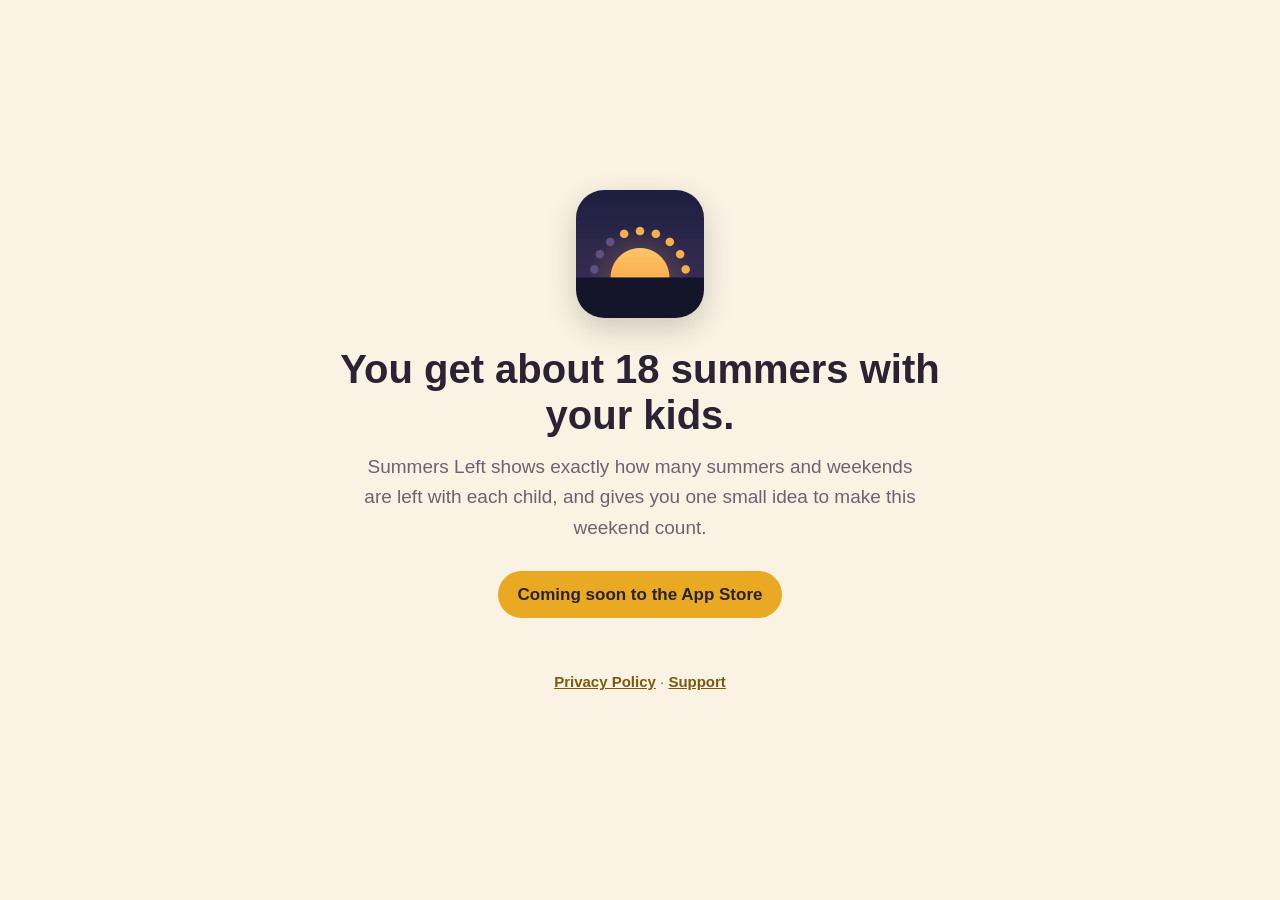
<file: index.html>
<!doctype html>
<html lang="en">
<head>
<meta charset="utf-8">
<meta name="viewport" content="width=device-width, initial-scale=1">
<title>Summers Left</title>
<meta name="description" content="See exactly how many summers and weekends are left with each of your kids, and get one small idea for this weekend.">
<link rel="icon" href="icon.png">
<link rel="apple-touch-icon" href="icon.png">
<link rel="stylesheet" href="style.css">
<style>
  .hero { min-height: 100vh; display: flex; flex-direction: column; justify-content: center; text-align: center; }
  .hero img { width: 128px; height: 128px; border-radius: 28px; margin: 0 auto 28px; box-shadow: 0 10px 30px rgba(0,0,0,.18); }
  .hero h1 { font-size: 40px; margin-bottom: 14px; }
  .lede { color: var(--muted); font-size: 19px; max-width: 30em; margin: 0 auto 28px; }
  .soon { display: inline-block; margin: 0 auto; padding: 10px 20px; border-radius: 999px;
          background: var(--sun); color: #2B2233; font-weight: 700; }
  .hero footer { margin-top: 40px; }
</style>
</head>
<body>
<main class="hero">
  <img src="icon.png" alt="Summers Left app icon">
  <h1>You get about 18 summers with your kids.</h1>
  <p class="lede">Summers Left shows exactly how many summers and weekends are left with each child, and gives you one small idea to make this weekend count.</p>
  <p><span class="soon">Coming soon to the App Store</span></p>
  <footer><a href="privacy/">Privacy Policy</a> · <a href="support/">Support</a></footer>
</main>
</body>
</html>
</file>
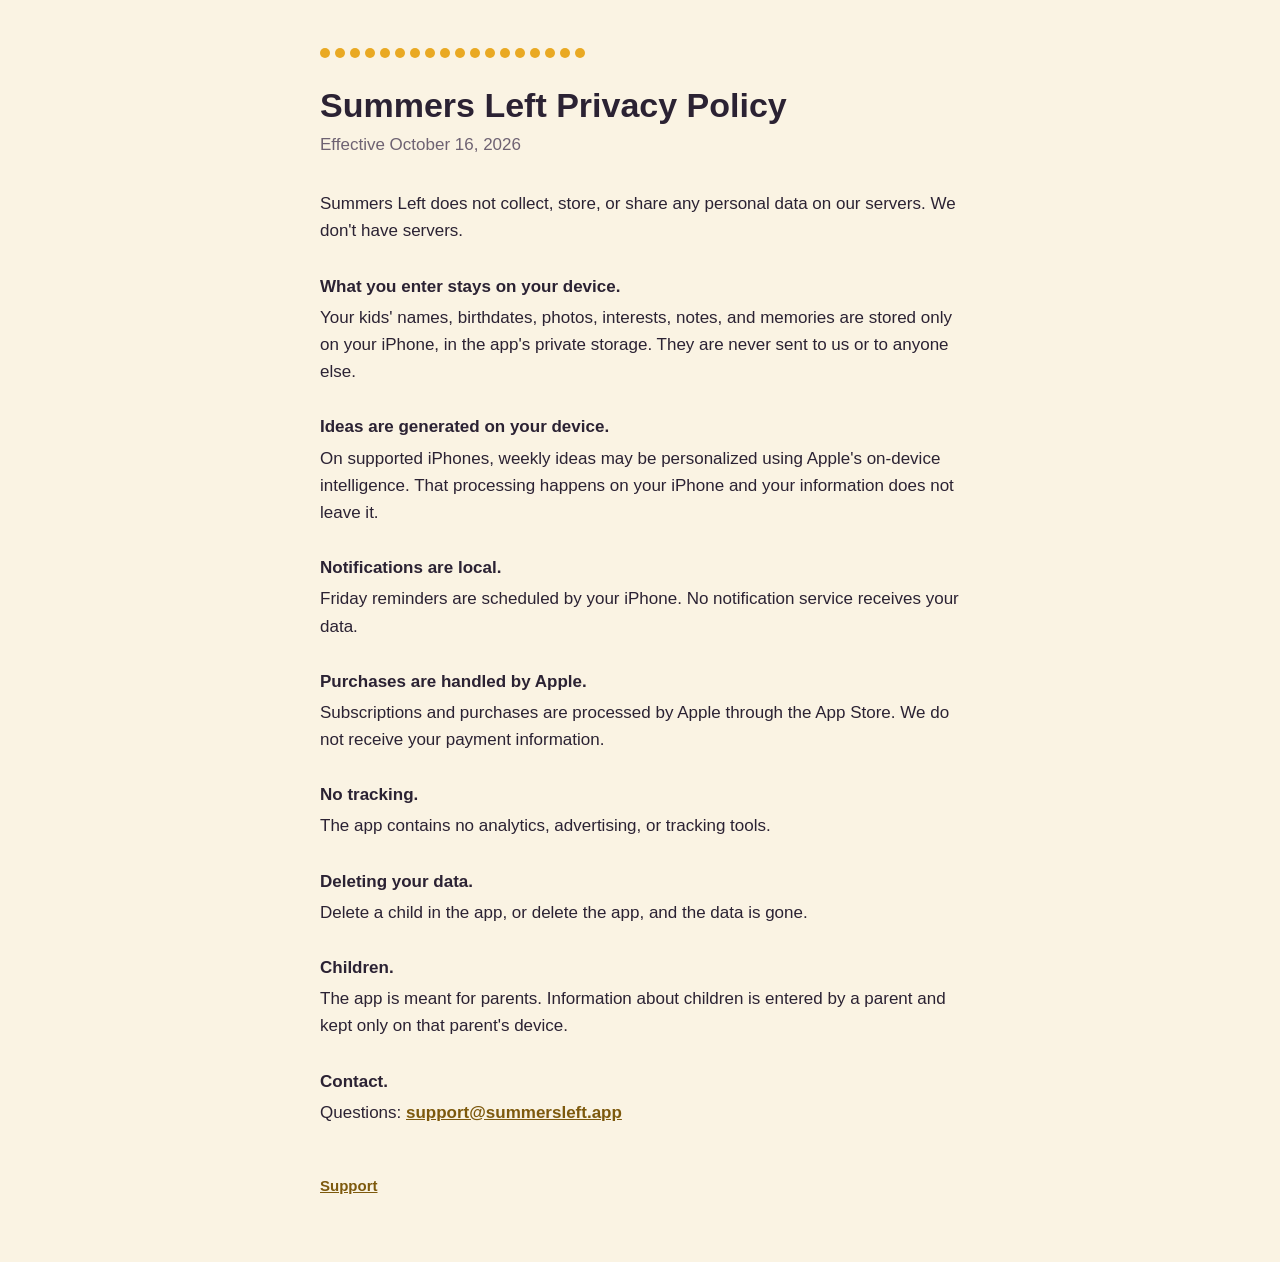
<file: privacy/index.html>
<!doctype html>
<html lang="en">
<head>
<meta charset="utf-8">
<meta name="viewport" content="width=device-width, initial-scale=1">
<title>Privacy Policy · Summers Left</title>
<link rel="stylesheet" href="../style.css">
</head>
<body>
<main>
<div class="sun" aria-hidden="true"><span></span><span></span><span></span><span></span><span></span><span></span><span></span><span></span><span></span><span></span><span></span><span></span><span></span><span></span><span></span><span></span><span></span><span></span></div>
<h1>Summers Left Privacy Policy</h1>
<p class="meta">Effective October 16, 2026</p>
<p>Summers Left does not collect, store, or share any personal data on our servers. We don't have servers.</p>
<h2>What you enter stays on your device.</h2>
<p>Your kids' names, birthdates, photos, interests, notes, and memories are stored only on your iPhone, in the app's private storage. They are never sent to us or to anyone else.</p>
<h2>Ideas are generated on your device.</h2>
<p>On supported iPhones, weekly ideas may be personalized using Apple's on-device intelligence. That processing happens on your iPhone and your information does not leave it.</p>
<h2>Notifications are local.</h2>
<p>Friday reminders are scheduled by your iPhone. No notification service receives your data.</p>
<h2>Purchases are handled by Apple.</h2>
<p>Subscriptions and purchases are processed by Apple through the App Store. We do not receive your payment information.</p>
<h2>No tracking.</h2>
<p>The app contains no analytics, advertising, or tracking tools.</p>
<h2>Deleting your data.</h2>
<p>Delete a child in the app, or delete the app, and the data is gone.</p>
<h2>Children.</h2>
<p>The app is meant for parents. Information about children is entered by a parent and kept only on that parent's device.</p>
<h2>Contact.</h2>
<p>Questions: <a href="mailto:support@summersleft.app">support@summersleft.app</a></p>
<footer><a href="../support/">Support</a></footer>
</main>
</body>
</html>
</file>
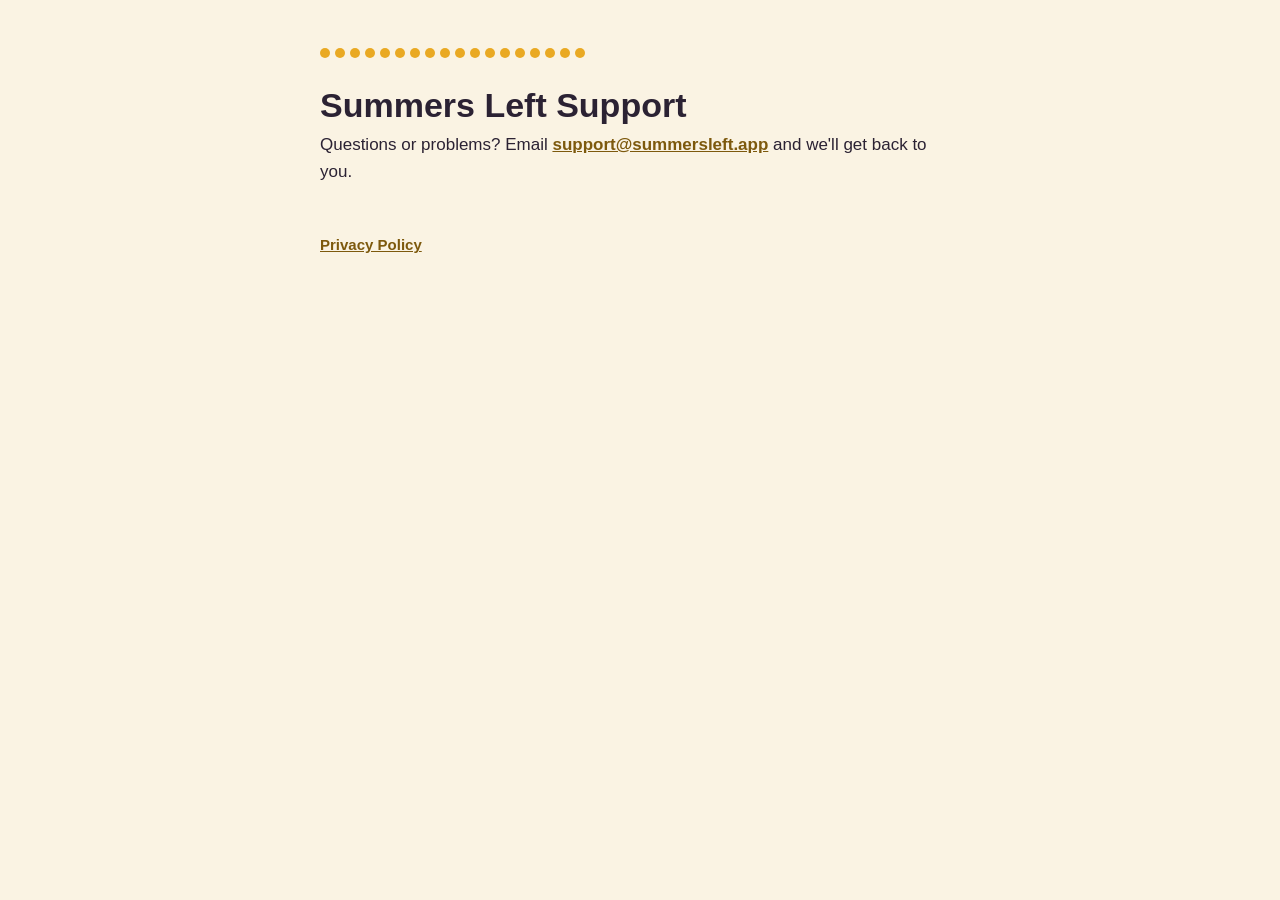
<file: support/index.html>
<!doctype html>
<html lang="en">
<head>
<meta charset="utf-8">
<meta name="viewport" content="width=device-width, initial-scale=1">
<title>Support · Summers Left</title>
<link rel="stylesheet" href="../style.css">
</head>
<body>
<main>
<div class="sun" aria-hidden="true"><span></span><span></span><span></span><span></span><span></span><span></span><span></span><span></span><span></span><span></span><span></span><span></span><span></span><span></span><span></span><span></span><span></span><span></span></div>
<h1>Summers Left Support</h1>
<p>Questions or problems? Email <a href="mailto:support@summersleft.app">support@summersleft.app</a> and we'll get back to you.</p>
<footer><a href="../privacy/">Privacy Policy</a></footer>
</main>
</body>
</html>
</file>
<file: style.css>
:root {
  --bg: #FAF3E3; --card: #FFFBF2; --ink: #2B2233; --muted: #6E6272; --link: #7D590D; --sun: #E9A923;
}
@media (prefers-color-scheme: dark) {
  :root { --bg: #1C1A2B; --card: #2A2740; --ink: #F4EBDD; --muted: #B8AEBF; --link: #F2BE4F; --sun: #F2BE4F; }
}
* { box-sizing: border-box; }
body {
  margin: 0; background: var(--bg); color: var(--ink);
  font: 17px/1.6 -apple-system, BlinkMacSystemFont, "SF Pro Text", "Helvetica Neue", Arial, sans-serif;
}
main { max-width: 680px; margin: 0 auto; padding: 48px 20px 64px; }
.sun { display: flex; gap: 5px; margin-bottom: 28px; }
.sun span { width: 10px; height: 10px; border-radius: 50%; background: var(--sun); }
h1 { font-family: ui-rounded, "SF Pro Rounded", -apple-system, sans-serif; font-weight: 800;
     font-size: 34px; line-height: 1.15; margin: 0 0 6px; }
.meta { color: var(--muted); margin: 0 0 32px; }
h2 { font-size: 17px; margin: 28px 0 4px; }
p { margin: 0 0 12px; }
a { color: var(--link); font-weight: 600; }
footer { margin-top: 48px; color: var(--muted); font-size: 15px; }
</file>
